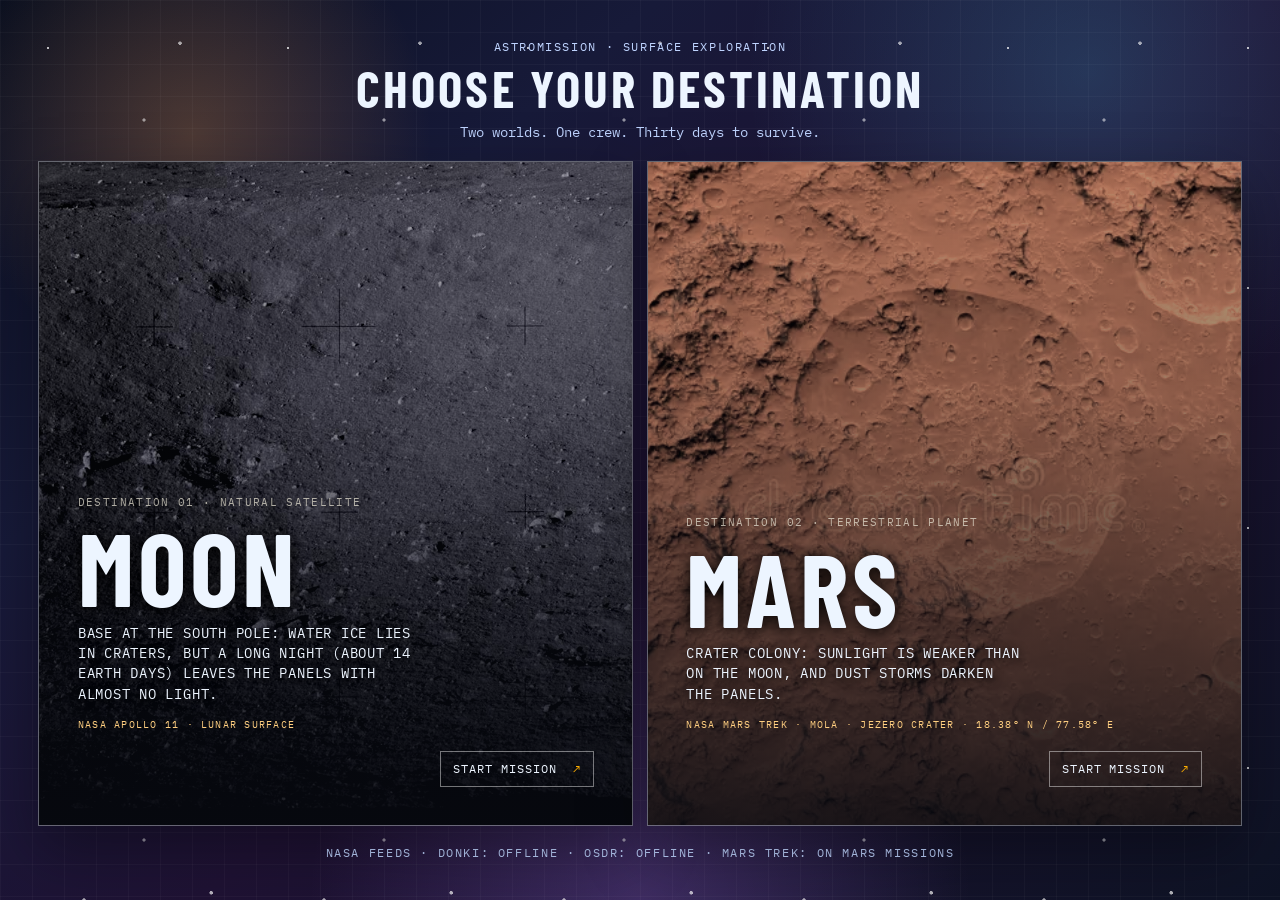
<file: AstroMission/index.html>
<!DOCTYPE html>
<html lang="en">
<head>
<meta charset="utf-8">
<meta name="viewport" content="width=device-width, initial-scale=1, viewport-fit=cover">
<title>AstroMission</title>
<link rel="preload" as="image" href="moon-surface.jpg">
<link rel="preload" as="image" href="mars-surface.jpg">
<link rel="stylesheet" href="https://fonts.googleapis.com/css2?family=Barlow+Condensed:wght@500;700&family=IBM+Plex+Mono:wght@400;500;600&display=swap">
<link rel="stylesheet" href="Style.css">
</head>
<body>
<div class="wrap" id="app"></div>
<script src="config.js"></script>
<script src="nasa.js"></script>
<script src="Game.js"></script>
</body>
</html>
</file>
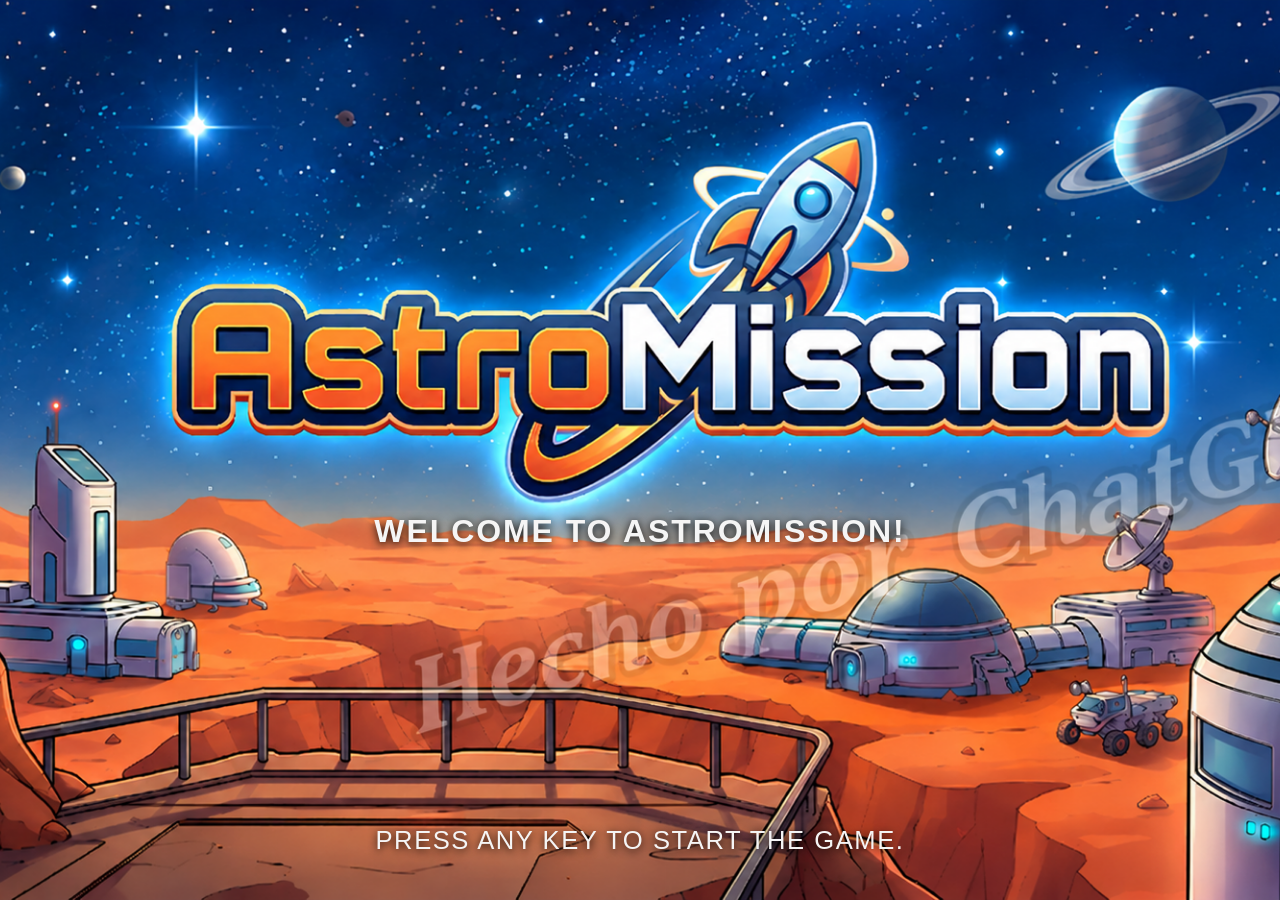
<file: AstroMission/astromission.html>
<!DOCTYPE html>
<html lang="en">
<head>
    <meta charset="UTF-8">
    <meta name="viewport" content="width=device-width, initial-scale=1.0">
    <title>AstroMission</title>
    <link rel="stylesheet" href="astromission.css">
</head>
<body>
    <h2>Welcome to AstroMission!</h2>
    <p>Press any key to start the game.</p>
    <script src="astromission.js"></script>
</body>
</html>
</file>
<file: AstroMission/Style.css>
:root{--bg:#0e1325;--bg-2:#1b1940;--pn:#161b2d;--ln:#374c80;--tx:#edf5ff;--mut:#bfd4ff;--am:#ffb000;--am-2:#ff7a18;--cyan:#4ed7ff;--violet:#b27cff;--ok:#8defa0;--warn:#ffd166;--bad:#ff5a70;color-scheme:dark;box-sizing:border-box;padding-top:env(safe-area-inset-top,0px);padding-bottom:env(safe-area-inset-bottom,0px)}

*{box-sizing:border-box}

html{scroll-padding-top:env(safe-area-inset-top,0px)}

body{position:relative;margin:0;background:
  radial-gradient(circle at 15% 15%,rgba(255,164,74,.25),transparent 18%),
  radial-gradient(circle at 85% 8%,rgba(78,215,255,.18),transparent 25%),
  radial-gradient(circle at 50% 100%,rgba(178,124,255,.25),transparent 30%),
  linear-gradient(140deg,#0a0f1f 0%,#171a39 28%,#1f1234 54%,#0e1325 100%);color:var(--tx);font:14px/1.5 "IBM Plex Mono",ui-monospace,Menlo,Consolas,monospace;min-height:100vh;overflow-x:hidden}

body::before{content:"";position:fixed;inset:0;pointer-events:none;background-image:
  radial-gradient(circle at 20% 20%,rgba(255,255,255,.95) 0 1px,transparent 1.5px),
  radial-gradient(circle at 75% 18%,rgba(255,255,255,.8) 0 1.5px,transparent 2px),
  radial-gradient(circle at 60% 50%,rgba(255,255,255,.7) 0 1.2px,transparent 2px),
  radial-gradient(circle at 35% 75%,rgba(255,255,255,.85) 0 1.4px,transparent 2px),
  radial-gradient(circle at 88% 72%,rgba(255,255,255,.9) 0 1.5px,transparent 2px);
  background-size:240px 240px;opacity:.75}

.wrap{max-width:880px;margin:0 auto;padding:18px 14px 40px}

.wrap.mission-active{max-width:1280px}

.destination-picker{position:fixed;inset:0;z-index:10;display:grid;grid-template-rows:auto minmax(0,1fr) auto;gap:18px;padding:clamp(16px,3vw,40px);overflow:auto;background:
  radial-gradient(circle at 20% 10%,rgba(255,184,0,.22),transparent 18%),
  radial-gradient(circle at 80% 5%,rgba(78,215,255,.18),transparent 24%),
  linear-gradient(120deg,#0a0f1f 0%,#171a39 38%,#1d1335 100%);
background-image:linear-gradient(#ffffff08 1px,transparent 1px),linear-gradient(90deg,#ffffff08 1px,transparent 1px);background-size:32px 32px}

.destination-header{text-align:center}

.destination-header h1{font-size:clamp(2rem,4vw,3.6rem)}

.destination-kicker,.destination-footer{color:var(--mut);font-size:.72rem;letter-spacing:.14em;text-transform:uppercase}

.destination-kicker{margin:0 0 4px}

.destination-subtitle{margin:.35rem 0 0;color:var(--mut)}

.destination-grid{display:grid;grid-template-columns:repeat(2,minmax(0,1fr));gap:14px;min-height:0}

.destination-card{position:relative;display:flex;min-width:0;min-height:420px;flex-direction:column;align-items:flex-start;justify-content:flex-end;gap:10px;overflow:hidden;padding:clamp(18px,3vw,42px);border:1px solid rgba(255,255,255,.35);background:linear-gradient(180deg,rgba(12,18,31,.5),rgba(12,18,31,.78));color:var(--tx);text-align:left;box-shadow:0 24px 60px rgba(0,0,0,.35);backdrop-filter:blur(2px);transition:border-color .25s ease,transform .25s ease,box-shadow .25s ease}

.destination-card::before,.destination-card::after{position:absolute;inset:0;content:"";pointer-events:none}

.destination-card::before{z-index:0;background-position:center;background-repeat:no-repeat;background-size:cover;transition:transform .45s ease,filter .35s ease}

.destination-card::after{z-index:0;background:linear-gradient(180deg,rgba(9,12,20,.15) 0%,rgba(9,12,20,.28) 36%,rgba(7,9,16,.9) 100%)}

.destination-card--moon::before{background-image:url("moon-surface.jpg");background-position:center 100%;background-size:auto 145%;filter:brightness(.72) contrast(1.12) saturate(1.25)}

.destination-card--mars::before{background-image:url("marte.png");filter:sepia(.8) saturate(1.45) hue-rotate(-18deg) contrast(1.08) brightness(.84)}

.destination-card>*{position:relative;z-index:1}

.destination-card:hover:not(:disabled){border-color:var(--am);color:var(--tx);transform:translateY(-2px);box-shadow:0 32px 70px rgba(255,176,0,.18)}

.destination-card:hover:not(:disabled)::before{transform:scale(1.045);filter:brightness(1) saturate(1.35)}

.destination-card:focus-visible{outline:2px solid var(--am);outline-offset:3px}

.destination-index,.destination-source{color:#e9e4d4b8;font-size:.7rem;letter-spacing:.12em;text-transform:uppercase}

.destination-name{font-family:"Barlow Condensed","Arial Narrow",Impact,sans-serif;font-size:clamp(3.2rem,8vw,7rem);font-weight:700;line-height:.9;letter-spacing:.04em;text-transform:uppercase;text-shadow:0 2px 16px #000}

.destination-description{max-width:42ch;font-size:.85rem;text-shadow:0 2px 10px #000}

.destination-source{margin-top:3px;color:#ffcf80;font-size:.65rem}

.destination-action{align-self:flex-end;margin-top:8px;padding:8px 12px;border:1px solid #ffffff70;font-size:.76rem;letter-spacing:.08em;text-transform:uppercase}

.destination-action span{margin-left:8px;color:var(--am)}

.destination-footer{text-align:center}

.mission-columns{display:grid;grid-template-columns:repeat(2,minmax(0,1fr));gap:14px;align-items:start;margin:14px 0 12px}

.mission-columns>.panel{min-width:0;margin:0}

.mission-systems>.grid{grid-template-columns:repeat(auto-fit,minmax(220px,1fr));gap:14px}

.api-panel{margin-top:14px}

.api-grid{display:grid;grid-template-columns:repeat(2,minmax(0,1fr));gap:8px}

.api-indicator{display:flex;justify-content:space-between;align-items:center;gap:12px;min-width:0;padding:11px 12px;border:1px solid var(--ln);background:var(--bg);font-size:.72rem}

.api-state{font-size:.66rem;letter-spacing:.06em;text-align:right;text-transform:uppercase}

.api-state--live{color:var(--ok)}

.api-state--pending{color:var(--am)}

.api-state--offline{color:var(--bad)}

.api-state--idle{color:var(--mut)}

.api-note{margin-top:12px}

.event-sources{max-height:100px;overflow:auto}

h1,h2{font-family:"Barlow Condensed","Arial Narrow",Impact,sans-serif;text-transform:uppercase;letter-spacing:.06em;margin:0;font-weight:700}

h1{font-size:2rem;line-height:1.1}h2{font-size:1.1rem;color:var(--am);margin-bottom:10px}

p{margin:.4em 0}

.mut{color:var(--mut);font-size:.85rem}

.panel{background:linear-gradient(180deg,rgba(21,26,42,.95),rgba(16,19,29,.95));border:1px solid rgba(116,149,255,.45);padding:14px;margin-bottom:12px;position:relative;box-shadow:0 18px 30px rgba(3,7,18,.32)}

.panel>.lbl{position:absolute;top:-8px;left:10px;background:var(--bg);padding:0 6px;font-size:.7rem;color:var(--mut);letter-spacing:.12em;text-transform:uppercase}

.grid{display:grid;gap:12px 18px;grid-template-columns:repeat(auto-fit,minmax(220px,1fr))}

button{font:inherit;font-size:.8rem;letter-spacing:.06em;text-transform:uppercase;cursor:pointer;border:1px solid var(--ln);background:transparent;color:var(--tx);padding:8px 14px;border-radius:0}

button:hover:not(:disabled){border-color:var(--am);color:var(--am)}button:disabled{opacity:.3;cursor:not-allowed}

.big{background:var(--am);color:#14130f;border-color:var(--am);font-weight:600;width:100%;padding:14px}

.big:hover:not(:disabled){background:#ffc83d;color:#14130f}

.site{text-align:left;text-transform:none;letter-spacing:0;padding:16px;font-size:.85rem}

.site b{display:block;font-family:"Barlow Condensed",sans-serif;font-size:1.6rem;text-transform:uppercase;letter-spacing:.06em;color:var(--tx)}

.row{display:flex;justify-content:space-between;align-items:baseline;gap:10px;font-size:.78rem;letter-spacing:.08em;text-transform:uppercase}

.row b{font-weight:600;color:var(--tx);font-size:.9rem}

.bar{height:12px;background:#0d0c09;border:1px solid var(--ln);margin-top:4px;position:relative}

.bar i{display:block;height:100%;transition:width .35s}

.bar::after{content:"";position:absolute;inset:0;background:repeating-linear-gradient(90deg,transparent 0 7px,#0d0c09 7px 9px)}

.task{display:flex;align-items:center;gap:12px;padding:10px 0;border-bottom:1px dashed var(--ln)}

.task:last-child{border:0}.task>div:first-child{flex:1}

.task .n{font-weight:600;font-size:.9rem}

.ctr{display:flex;align-items:center;gap:6px}.ctr b{min-width:2ch;text-align:center;font-size:1.1rem;color:var(--am)}

.ctr button{padding:2px 11px;font-size:1rem}

.log{max-height:170px;overflow:auto;font-size:.78rem;color:var(--mut)}

.log p{margin:.35em 0;padding-left:10px;border-left:2px solid var(--ln)}

.modal{position:fixed;inset:0;background:#000b;display:flex;align-items:center;justify-content:center;padding:16px;z-index:20}

.modal .panel{max-width:520px;margin:0;border-top:3px solid var(--bad)}

.modal h2{color:var(--bad)}

.modal button{display:block;width:100%;margin-top:8px;text-align:left;text-transform:none;letter-spacing:0;font-size:.82rem;padding:10px 12px}

.tag{border:1px solid var(--ln);padding:2px 10px;font-size:.75rem;color:var(--am);letter-spacing:.08em;text-transform:uppercase;white-space:nowrap}

.sq{display:inline-block;width:14px;height:14px;border:1px solid var(--am);margin-right:4px}.sq.on{background:var(--am)}

.top{display:flex;justify-content:space-between;align-items:flex-end;gap:10px;margin-bottom:4px;flex-wrap:wrap}

.hz{display:block;width:100%;height:96px;border:1px solid var(--ln);margin:12px 0 4px}

.snd{padding:2px 10px;font-size:.7rem}

.tools{display:flex;gap:8px;align-items:center}

a{color:var(--am)}

.end-screen{max-width:820px;margin:0 auto;padding:clamp(16px,4vw,38px) 0}

.end-hero{padding:clamp(24px,5vw,48px);border:1px solid var(--ln);background:radial-gradient(circle at 50% 0,rgba(78,215,255,.15),transparent 55%),linear-gradient(180deg,rgba(21,26,42,.96),rgba(16,19,29,.97));text-align:center;box-shadow:0 24px 60px #03071288}

.end-screen--victory .end-hero{border-color:#8defa080;background:radial-gradient(circle at 50% 0,rgba(141,239,160,.2),transparent 58%),linear-gradient(180deg,rgba(21,35,38,.96),rgba(16,19,29,.97))}

.end-screen--gameover .end-hero{border-color:#ff5a7080;background:radial-gradient(circle at 50% 0,rgba(255,90,112,.2),transparent 58%),linear-gradient(180deg,rgba(40,24,39,.96),rgba(16,19,29,.97))}

.end-eyebrow{margin:0 0 8px;color:var(--mut);font-size:.72rem;letter-spacing:.16em;text-transform:uppercase}

.end-hero h1{margin:0 0 10px;font-size:clamp(3rem,9vw,6rem);line-height:.95}

.end-screen--victory .end-hero h1{color:var(--ok)}

.end-screen--gameover .end-hero h1{color:var(--bad)}

.end-hero>p:not(.end-eyebrow){max-width:58ch;margin:0 auto 18px;color:var(--mut)}

.end-panel{margin-top:16px}

.end-metrics{display:grid;grid-template-columns:repeat(auto-fit,minmax(130px,1fr));gap:8px;margin-top:12px}

.end-metrics>div{display:grid;gap:4px;padding:12px;border:1px solid var(--ln);background:var(--bg)}

.end-metrics span{color:var(--mut);font-size:.68rem;letter-spacing:.08em;text-transform:uppercase}

.end-metrics b{font-size:1.05rem}

.donki-source-list{display:grid;gap:8px;margin:12px 0 0;padding:0;list-style:none}

.donki-source-list li{display:flex;justify-content:space-between;align-items:center;gap:12px;padding:10px 12px;border:1px solid var(--ln);background:var(--bg);font-size:.78rem}

.donki-source-list a{text-align:right}

.donki-event-type{margin-left:6px;color:var(--mut);font-size:.68rem}

.end-restart{margin-top:14px}

@media(max-width:700px){.destination-picker{gap:12px;padding:14px}.destination-grid{gap:10px}.destination-card{min-height:300px;padding:16px}.destination-name{font-size:clamp(2.6rem,10vw,4.2rem)}.destination-description{font-size:.75rem}.destination-index,.destination-source{font-size:.58rem;letter-spacing:.06em}.destination-action{font-size:.65rem}}

@media(max-width:480px){.destination-grid{grid-template-columns:1fr;grid-template-rows:repeat(2,minmax(260px,1fr))}.destination-picker{min-height:100svh}.destination-card{min-height:260px}.destination-name{font-size:3.2rem}.destination-footer{font-size:.58rem;letter-spacing:.06em}}

@media(max-width:520px){.donki-source-list li{align-items:flex-start;flex-direction:column}.donki-source-list a{text-align:left}}

@media(max-width:760px){.mission-columns{grid-template-columns:1fr}.mission-systems>.grid{grid-template-columns:repeat(auto-fit,minmax(180px,1fr))}}

@media(max-width:520px){.api-grid{grid-template-columns:1fr}.api-indicator{font-size:.68rem}.api-state{font-size:.62rem}}

@media(prefers-reduced-motion:reduce){.destination-card::before{transition:none}}
</file>
<file: AstroMission/astromission.css>
* {
    margin: 0;
    padding: 0;
    box-sizing: border-box;
}

body {
    position: relative;
    min-height: 100vh;
    min-height: 100svh;
    overflow: hidden;
    background: url("fondo.png") center / cover no-repeat fixed;
    color: whitesmoke;
    font-family: "Barlow Condensed", sans-serif;
}

h2 {
    position: absolute;
    top: 57%;
    left: 50%;
    width: min(90%, 40rem);
    transform: translateX(-50%);
    text-align: center;
    font-size: clamp(1.4rem, 3vw, 2rem);
    text-transform: uppercase;
    letter-spacing: .06em;
    text-shadow: 0 2px 8px #000;
}

p {
    position: absolute;
    bottom: clamp(1rem, 5vh, 3rem);
    left: 50%;
    width: min(90%, 40rem);
    transform: translateX(-50%);
    text-align: center;
    font-size: clamp(1rem, 2.5vw, 1.6rem);
    text-transform: uppercase;
    letter-spacing: .06em;
    text-shadow: 0 2px 8px #000;
    animation: blink 1.5s ease-in-out infinite;
}

@keyframes blink {
    0%, 100% { opacity: .3; }
    50% { opacity: 1; }
}
</file>
